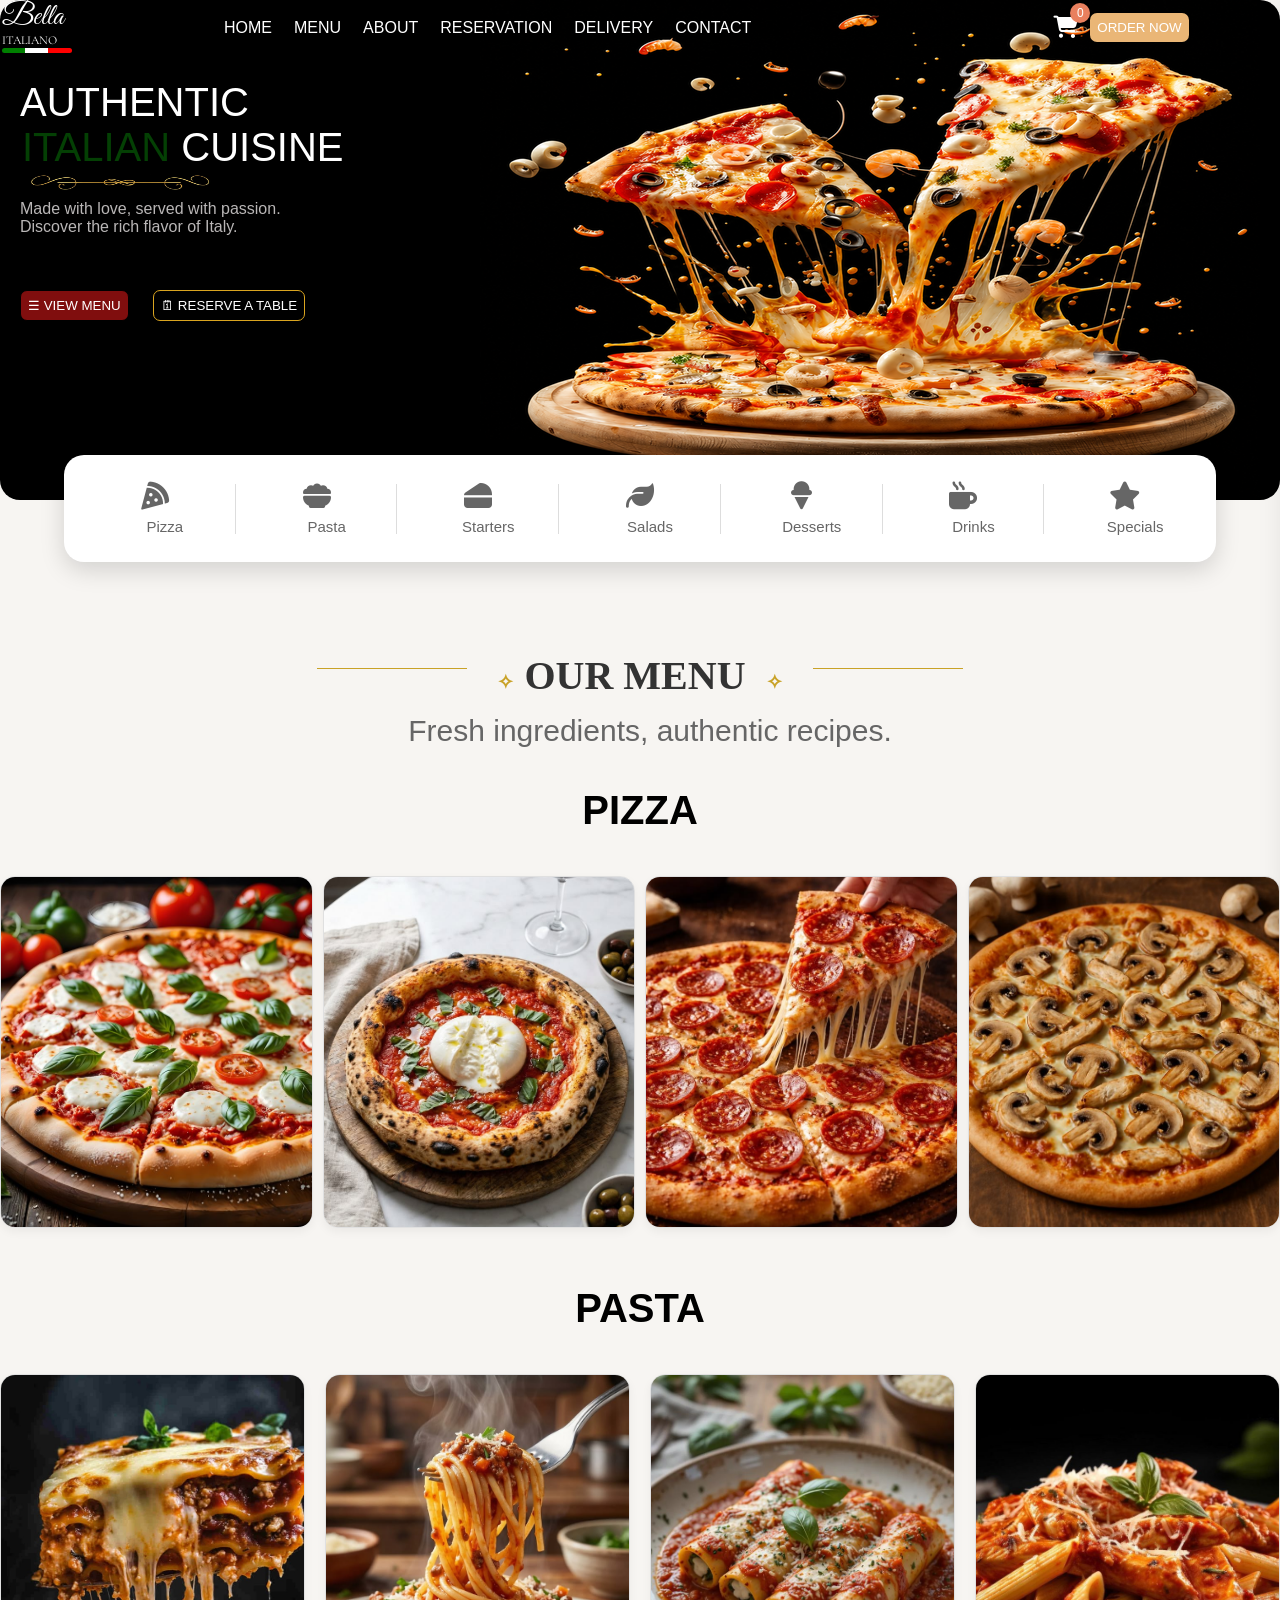
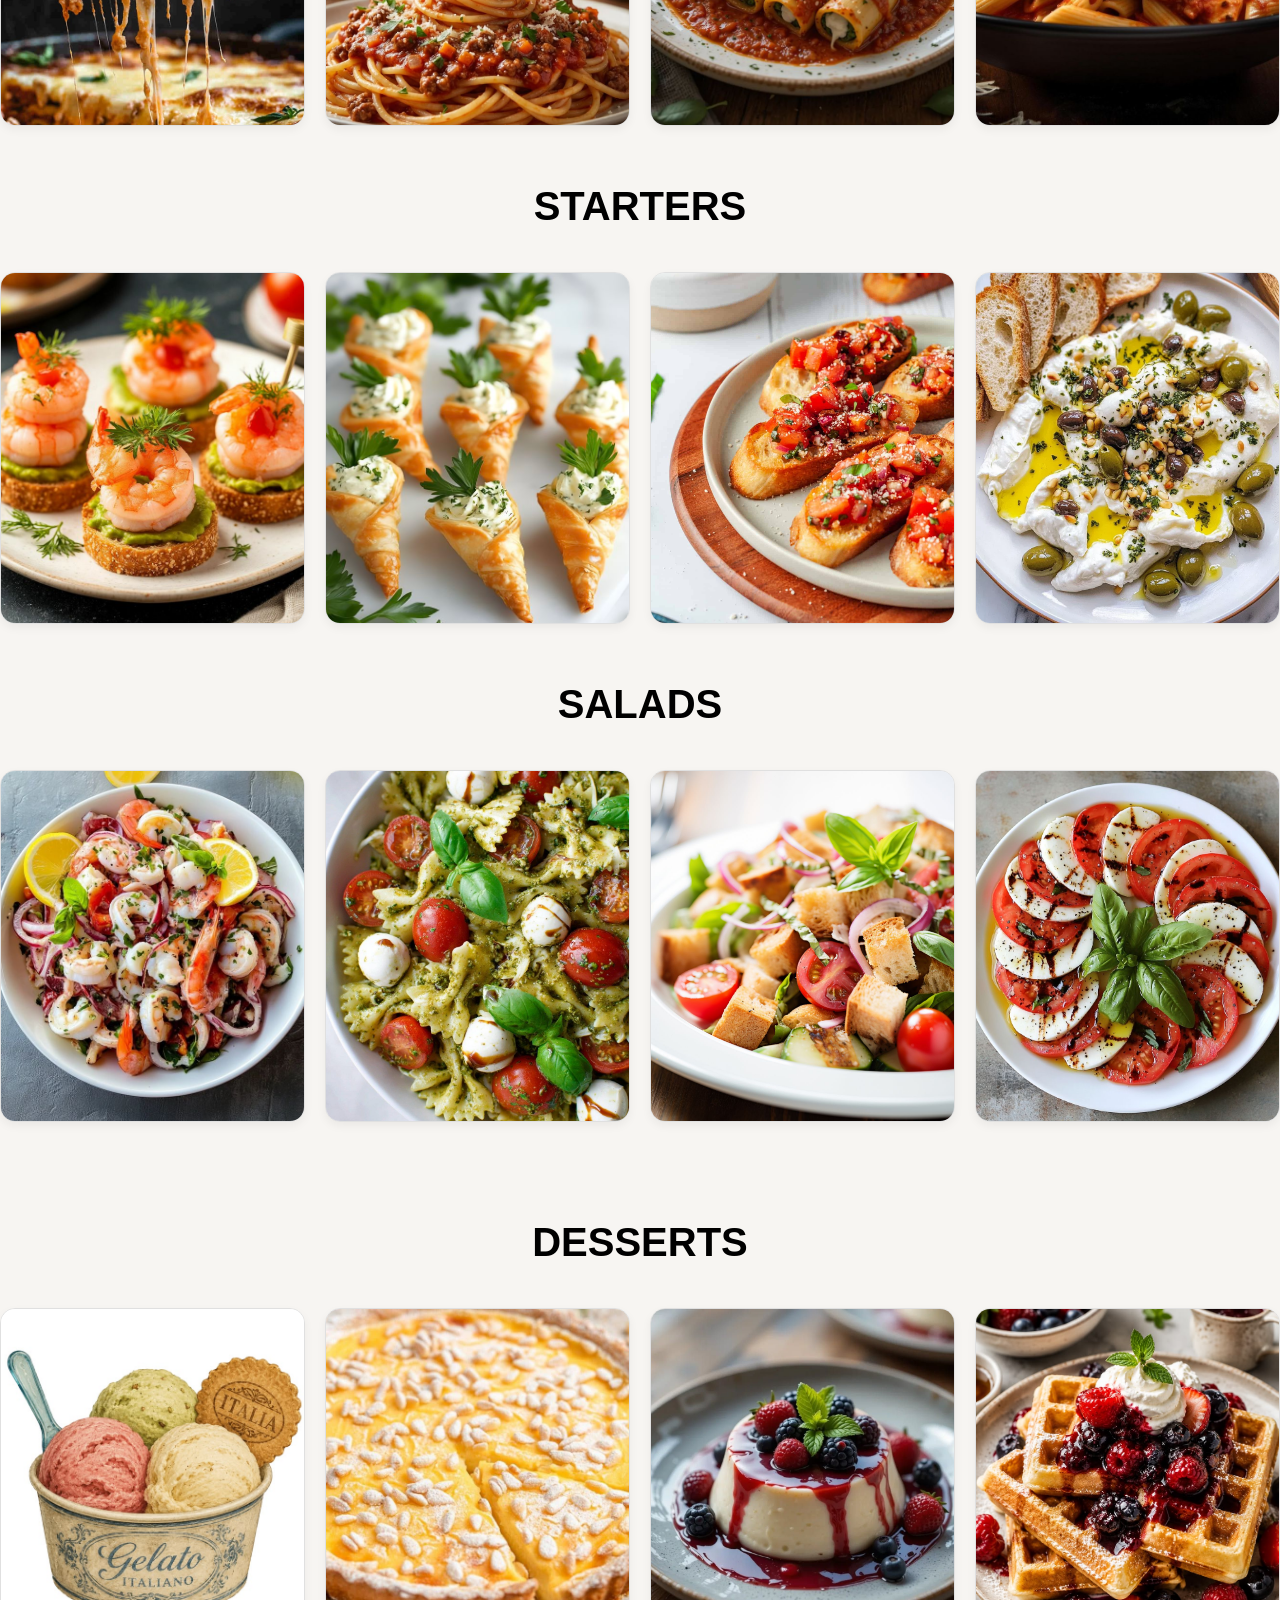
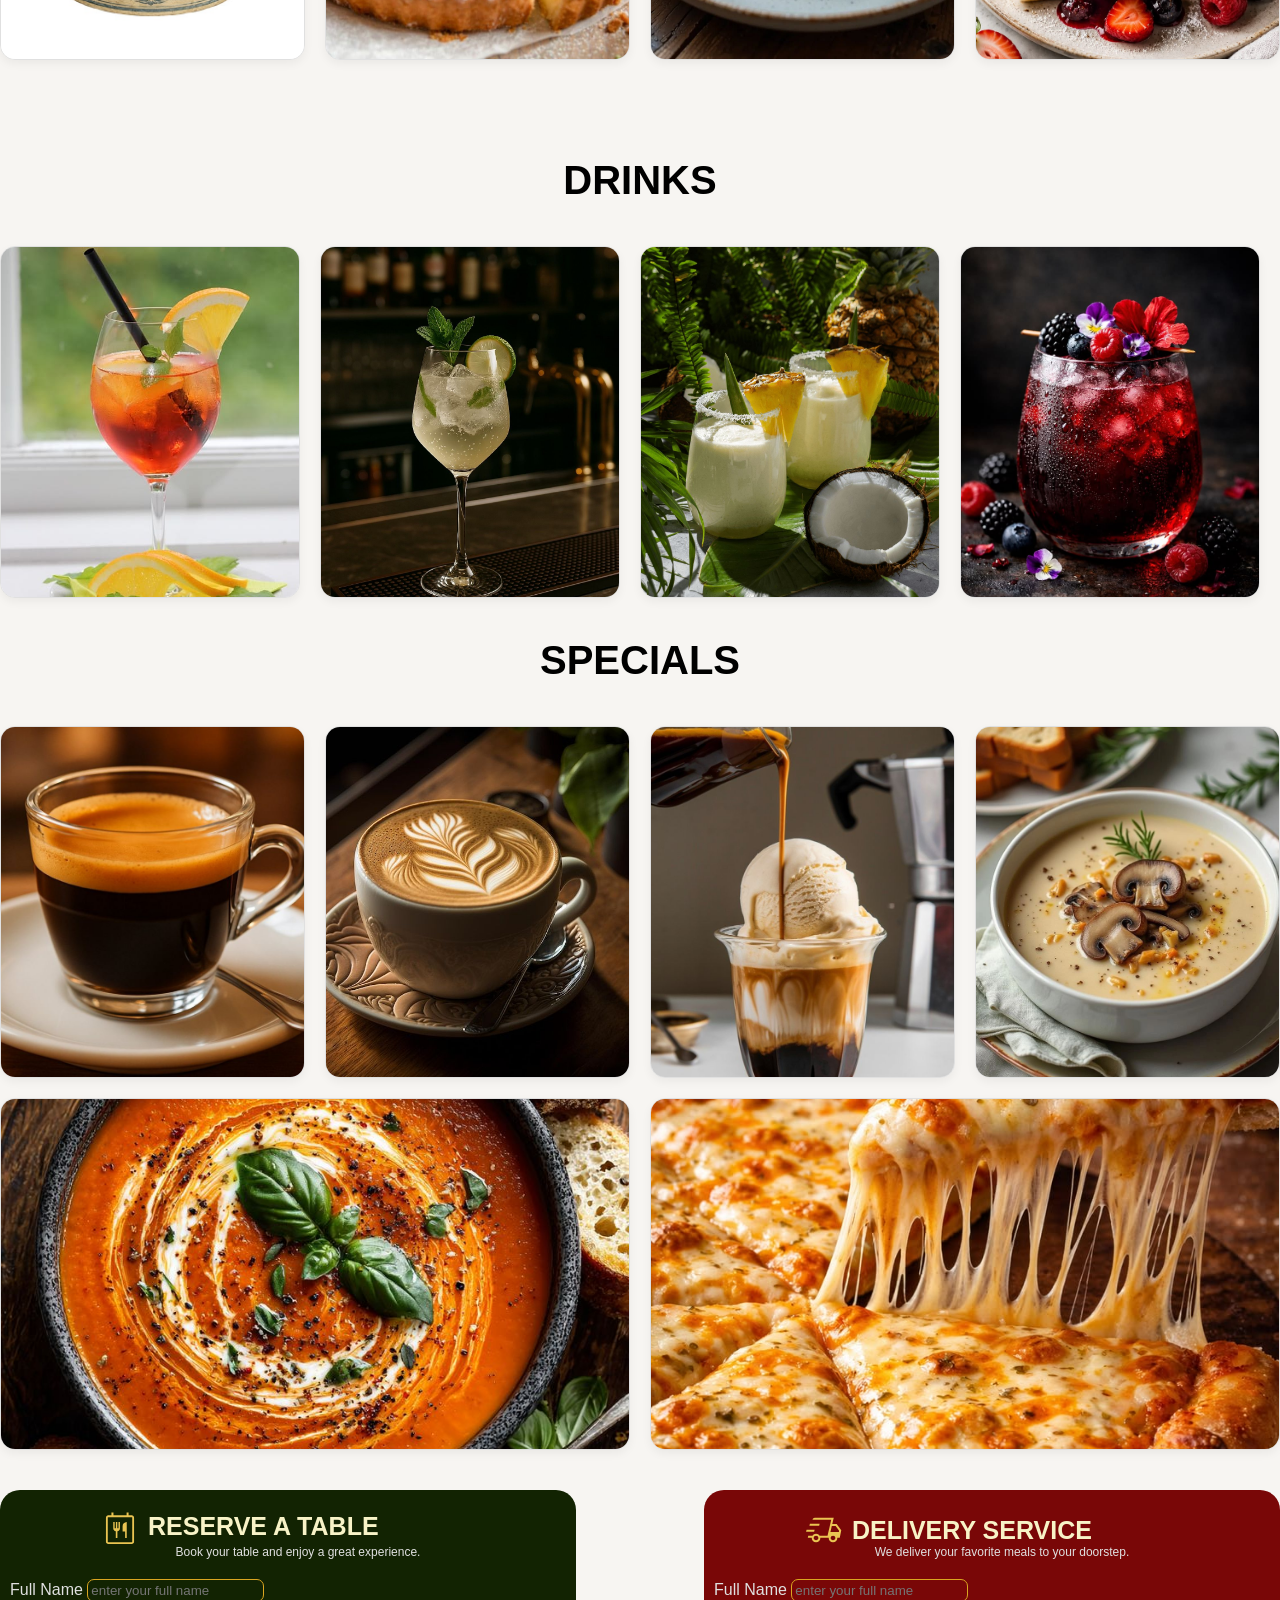
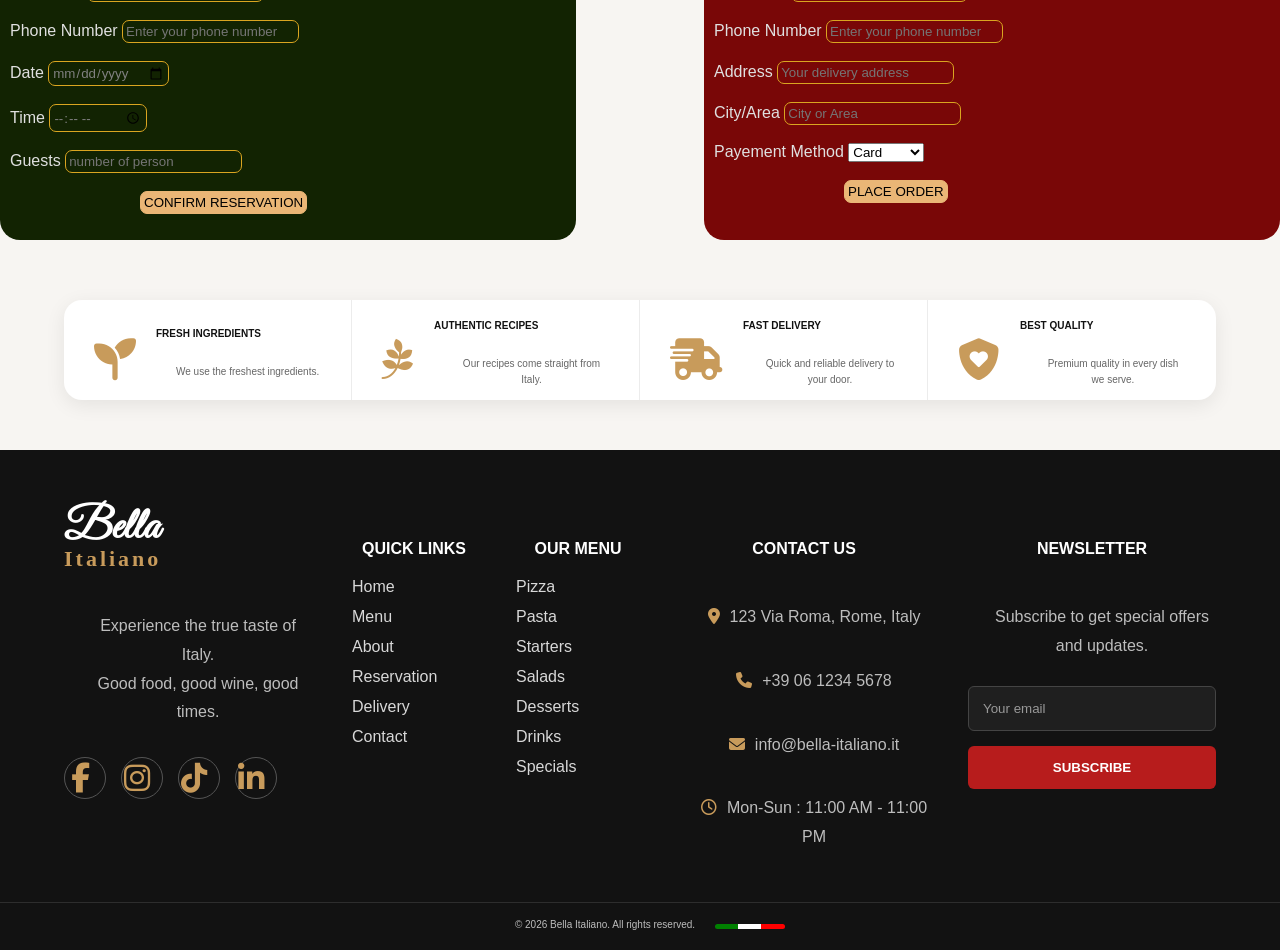
<file: templates/index.html>
<!DOCTYPE html>
<html lang="en">
<head>
    <meta charset="UTF-8">
    <meta name="viewport" content="width=device-width, initial-scale=1.0">
    <title>Document</title>
    <link rel="stylesheet" href="..\styles\style.css">
    <script src="../script/java.js"></script>
<link rel="stylesheet" href="https://fonts.googleapis.com/css2?family=Material+Symbols+Outlined:opsz,wght,FILL,GRAD@24,400,0,0&icon_names=home" />
<link rel="preconnect" href="https://fonts.googleapis.com">
<link rel="preconnect" href="https://fonts.gstatic.com" crossorigin>
<link href="https://fonts.googleapis.com/css2?family=Great+Vibes&family=Lavishly+Yours&family=Lobster+Two:ital,wght@0,400;0,700;1,400;1,700&family=Puritan:ital,wght@0,400;0,700;1,400;1,700&display=swap" rel="stylesheet">
<link rel="preconnect" href="https://fonts.googleapis.com">
<link rel="preconnect" href="https://fonts.gstatic.com" crossorigin>
<link href="https://fonts.googleapis.com/css2?family=Cormorant+Garamond:ital,wght@0,300..700;1,300..700&family=Great+Vibes&family=Lavishly+Yours&family=Lobster+Two:ital,wght@0,400;0,700;1,400;1,700&family=Puritan:ital,wght@0,400;0,700;1,400;1,700&display=swap" rel="stylesheet">
<link rel="stylesheet"
href="https://cdnjs.cloudflare.com/ajax/libs/font-awesome/6.6.0/css/all.min.css">
<link rel="stylesheet"
href="https://cdnjs.cloudflare.com/ajax/libs/font-awesome/6.6.0/css/all.min.css">
</head>
<body>
    <header>
        <nav>
            <table>
                 <tr>
                    <td rowspan="2">
                        <div class="brand">
                               <span class="logo">Bella</span>
                               <span id="a1">ITALIANO</span>
                               <div class="italy"></div>
                        </div>
                    </td>
                    <td><a id="z1" href="#">HOME</a></td>
                    <td><a class="e1" href="#OUR-MENU">MENU</a></td>
                    <td><a class="e1" href="about.html">ABOUT</a></td>
                    <td><a class="e1" href="#n6">RESERVATION</a></td>
                    <td><a class="e1" href="#n7">DELIVERY</a></td>
                    <td><a class="e1" href="contact.html">CONTACT</a></td>
                    <td><button class="icon-btn cart-icon"  onclick="showCart()" >
                    <i class="fa-solid fa-cart-shopping"></i>
                    <span id="cart-count">0</span>
                    </button></td>
                    <td><button id="b1"> <a href="#OUR-MENU">ORDER NOW</a></button></td>
                </tr>
            </table>
            <p>AUTHENTIC <br><span id="r1">ITALIAN</span> CUISINE</p> 
            <img id="u1" src="../images/trait.jpg" alt=""> <br>
            <span id="t1">Made with love, served with passion.</span> <br>
            <span id="t1">Discover the rich flavor of Italy.</span> <br>  <br> <br><br>
            <button id="y1"><a href="#OUR-MENU"> &#9776 VIEW MENU</a></button>
            <button id="i1"><a href="#n6">&#x1F5D3 RESERVE A TABLE</a> </button>  
        </nav>
    </header>
    <main>
        <section class="categories">

    <a href="#pizza" class="item active">
        <i class="fa-solid fa-pizza-slice"></i>
        <p>Pizza</p>
    </a>

    <a href="#pasta" class="item">
        <i class="fa-solid fa-bowl-food"></i>
        <p>Pasta</p>
    </a>

    <a href="#starters" class="item">
        <i class="fa-solid fa-cheese"></i>
        <p>Starters</p>
    </a>

    <a href="#salads" class="item">
        <i class="fa-solid fa-leaf"></i>
        <p>Salads</p>
    </a>

    <a href="#desserts" class="item">
        <i class="fa-solid fa-ice-cream"></i>
        <p>Desserts</p>
    </a>

    <a href="#drinks" class="item">
        <i class="fa-solid fa-mug-hot"></i>
        <p>Drinks</p>
    </a>

    <a href="#specials" class="item">
        <i class="fa-solid fa-star"></i>
        <p>Specials</p>
    </a>

</section>
    <section class="title">
    <div class="line"></div>
    <h2> <span id="OUR-MENU">✧</span>OUR MENU <span>✧</span></h2>
    <div class="line"></div>
</section>
<p class="subtitle">Fresh ingredients, authentic recipes.</p>
<section class="menu" id="pizza">
    <h2>PIZZA</h2> <br>
<div class="cards">
    <div class="n1">
    <img class="x1" src="../images/margherita.jpg" alt="">
    <div class="content">
        <p>Margherita</p>
        <span id="m1">Tomato sauce, Mozzarella, Fresh basil, Olive oil.</span> <br>
        <span class="price">12.50$</span><br>
<button
                        class="add-cart"
                        onclick="addToCart('margherita', 12.50)">
                        <i class="fa-solid fa-cart-shopping"></i>
                    </button>
    </div> </div>
    <div class="n1">
    <img class="x1" src="../images/napolitano.jpg" alt="">
    <div class="content">
        <p>Napolitano</p>
        <span id="m1">Tomato sauce, Mozzarella, Fresh basil, Olive oil.</span> <br>
        <span class="price">15.50$</span> <br>
<button
                        class="add-cart"
                        onclick="addToCart('napolitano', 15.50)">
                        <i class="fa-solid fa-cart-shopping"></i>
                    </button>
    </div>
    </div>
    <div class="n1">
    <img class="x1" src="../images/pepperoni.jpg" alt="">
    <div class="content">
        <p>Pepperoni</p>
        <span id="m1">Tomato sauce, Mozzarella, Pepperoni, Olive oil.</span> <br>
        <span class="price">17.50$</span> <br>
<button
                        class="add-cart"
                        onclick="addToCart('pepperoni', 17.50)">
                        <i class="fa-solid fa-cart-shopping"></i>
                    </button>
    </div>
    </div>
    <div class="n1">
    <img class="x1" src="../images/funghi.jpg" alt="">
    <div class="content">
        <p>Funghi</p>
        <span id="m1">Tomato sauce, Mozzarella, Mushroom.</span> <br>
        <span class="price">16.55$</span> <br>
<button
                        class="add-cart"
                        onclick="addToCart('funghi', 16.55)">
                        <i class="fa-solid fa-cart-shopping"></i>
                    </button>
    </div>
    </div>
</div>
    <br>
    </section>
    <section class="menu" id="pasta">
    <h2>PASTA</h2> <br>
    <div class="container">
    <div class="n1">
        <img class="x1" src="../images/lasagna.jpg" alt="">
        <div class="content">
        <p>Lasagna</p>
        <span id="m1">Ground beef, Tomato sauce, Béchamel sauce, Mozzarella cheese, Parmesan cheese.</span> <br>
        <span class="price">14.00$</span> <br>
<button
                        class="add-cart"
                        onclick="addToCart('lasagna', 14.00)">
                        <i class="fa-solid fa-cart-shopping"></i>
                    </button>
    </div>
    </div>
        <div class="n1">
        <img class="x1" src="../images/spaghetti.jpg" alt="">
        <div class="content">
        <p>Spaghetti</p>
        <span id="m1">Spaghetti pasta, Tomato sauce, Olive oil, Parmesan cheese, Fresh basil.</span> <br>
        <span class="price">10.58$</span> <br>
<button
                        class="add-cart"
                        onclick="addToCart('spaghetti', 10.58)">
                        <i class="fa-solid fa-cart-shopping"></i>
                    </button>
    </div>
    </div>
        <div class="n1">
        <img class="x1" src="../images/cannelloni.jpg" alt="">
        <div class="content">
        <p>Cannelloni</p>
        <span id="m1">Cannelloni pasta, Tomato sauce, Olive oil, Parmesan cheese, Fresh basil.</span> <br>
        <span class="price">14.80$</span> <br>
<button
                        class="add-cart"
                        onclick="addToCart('cannelloni', 14.80)">
                        <i class="fa-solid fa-cart-shopping"></i>
                    </button>
    </div>
    </div>
    <div class="n1">
        <img class="x1" src="../images/pasta.jpg" alt="">
        <div class="content">
        <p>Pasta</p>
        <span id="m1">Pasta, Cream sauce, Grilled chicken, Mushrooms, Parmesan cheese, Parsley.</span> <br>
        <span class="price">12.50$</span> <br>

<button
                        class="add-cart"
                        onclick="addToCart('pasta', 12.50)">
                        <i class="fa-solid fa-cart-shopping"></i>
                    </button>
    </div>
    </div>
    </div>
    <br>
     </section>
    <section class="menu" id="starters">
    <h2>STARTERS</h2> <br>
    <div class="container">
    <div class="n1">
    <img class="x1" src="../images/crevette.jpg" alt="">

    <div class="content">
        <p>Shrimp Crostini</p>
        <span id="m1">shrimp, Avocado, toast; Parsley.</span> <br><br>
        <span class="price">19.99$</span> <br>
<button
                        class="add-cart"
                        onclick="addToCart('shrimp crostini', 19.99)">
                        <i class="fa-solid fa-cart-shopping"></i>
                    </button>
    </div>
    </div>
    <div class="n1">
    <img class="x1" src="../images/cornetti.jpg" alt="">
    <div class="content">
        <p>Cornetti</p>
        <span id="m1">Cream cheeze, Parsley</span> <br><br>
        <span class="price">12.50$</span> <br>
<button
                        class="add-cart"
                        onclick="addToCart('cornetti', 12.50)">
                        <i class="fa-solid fa-cart-shopping"></i>
                    </button>
    </div>
    </div>
    <div class="n1">
    <img class="x1" src="../images/bruschetta.jpg" alt="">
    <div class="content">
        <p>Bruschetta</p>
        <span id="m1">Toast, cherry tomatoes, parmesan cheeze, Parsley.</span> <br>
        <span class="price">12.50$</span> <br>
<button
                        class="add-cart"
                        onclick="addToCart('bruschetta', 12.50)">
                        <i class="fa-solid fa-cart-shopping"></i>
                    </button>
    </div>
    </div>
    <div class="n1">
        <img class="x1" src="../images/ricotta.jpg" alt="">
    <div class="content">
        <p>Ricotta</p>
        <span id="m1">Ricotta cheeze, olive, olive oil,Toast. </span> <br>
        <span class="price">12.50$</span> <br>
<button
                        class="add-cart"
                        onclick="addToCart('ricotta', 12.50)">
                        <i class="fa-solid fa-cart-shopping"></i>
                    </button>
    </div>
    </div>
    </div>
    <br>
    </section>
    <section class="menu" id="salads">
    <h2>SALADS</h2> <br>
    <div class="container">
    <div class="n1">
        <img class="x1" src="../images/Insalata di Mare.jpg" alt="">
        <div class="content">
        <p>Insalata di Mare</p>
        <span id="m1">Shrimp, Calamari, Mussels, Octopus, Cherry tomatoes, Mixed greens, Extra virgin olive oil, Fresh parsley.</span> <br>
        <span class="price">16.50$</span> <br>
<button
                        class="add-cart"
                        onclick="addToCart('insalata di mare', 16.50)">
                        <i class="fa-solid fa-cart-shopping"></i>
                    </button>
    </div>
    </div>
    <div class="n1">
        <img class="x1" src="../images/pasta insalata.jpg" alt="">
        <div class="content">
        <p>Pasta Insalata</p>
        <span id="m1">Pasta, Cherry tomatoes, Cucumber, Black olives, Mozzarella, Red onion, Fresh basil.</span> <br>
        <span class="price">10.50$</span> <br>
<button
                        class="add-cart"
                        onclick="addToCart('pasta insalata', 10.50)">
                        <i class="fa-solid fa-cart-shopping"></i>
                    </button>
    </div>
    </div>
    <div class="n1">
        <img class="x1" src="../images/Panzanella.jpg" alt="">
        <div class="content">
        <p>Panzanella</p>
        <span id="m1">Stale bread, Fresh tomatoes, Cucumber, Red onion, Fresh basil.</span> <br>
        <span class="price">13.59$</span> <br>
<button
                        class="add-cart"
                        onclick="addToCart('panzanella', 13.59)">
                        <i class="fa-solid fa-cart-shopping"></i>
                    </button>
    </div>
    </div>
    <div class="n1">
        <img class="x1" src="../images/Caprese Salad.jpg" alt="">
        <div class="content">
        <p>Caprese salad</p>
        <span id="m1">Fresh mozzarella, Ripe tomatoes, Fresh basil leaves, Extra virgin olive oil.</span> <br>
        <span class="price">21.50$</span> <br>
<button
                        class="add-cart"
                        onclick="addToCart('carpese salad', 21.50)">
                        <i class="fa-solid fa-cart-shopping"></i>
                    </button>
        </div>
    </div>
</section>
    <br>
    </section>
    <section class="menu" id="desserts">
    <h2>DESSERTS</h2> <br>
    <div class="container">
    <div class="n1">
        <img class="x1" src="../images/gelato.jpg" alt="">
        <div class="content">
        <p>Gelato</p>
        <span id="m1"> Strawberry, blue berry, lemon, Mango.</span> <br><br>
        <span class="price">7.50$</span> <br>
<button
                        class="add-cart"
                        onclick="addToCart('gelato', 7.50)">
                        <i class="fa-solid fa-cart-shopping"></i>
                    </button>
        </div>
    </div>
        <div class="n1">
        <img class="x1" src="../images/Torta della Nonna.jpg" alt="">
        <div class="content">
        <p>Torta della Nonna</p>
        <span id="m1">Shortcrust pastry, pastry cream, Pine nuts, Powdered sugar.</span> <br><br>
        <span class="price">6.50$</span> <br>
<button
                        class="add-cart"
                        onclick="addToCart('torta della nonna', 6.50)">
                        <i class="fa-solid fa-cart-shopping"></i>
                    </button>
        </div>
    </div>
        <div class="n1">
        <img class="x1" src="../images/panna cotta.jpg" alt="">
        <div class="content">
        <p>Panna Cotta</p>
        <span id="m1">Heavy cream, Sugar, Gelatin, Vanilla, Fresh berries.</span> <br><br>
        <span class="price">9.50$</span> <br>
<button
                        class="add-cart"
                        onclick="addToCart('panna cotta', 9.50)">
                        <i class="fa-solid fa-cart-shopping"></i>
                    </button>
        </div>
    </div>
        <div class="n1">
        <img class="x1" src="../images/waffles.jpg" alt="">
        <div class="content">
        <p>Waffles</p>
        <span id="m1">Chocolate sauce, Fresh fruits, Whipped cream, Powdered sugar, Ice cream.</span> <br>
        <span class="price">6.50$</span> <br>
<button
                        class="add-cart"
                        onclick="addToCart('waffles', 6.50)">
                        <i class="fa-solid fa-cart-shopping"></i>
                    </button>
        </div>
    </div>
</section>
    <br>
    </section>
    <section class="menu" id="drinks">
    <h2>DRINKS</h2> <br>
    <div class="container">
    <div class="n1">
        <img class="x1" src="../images/la dolce vita.jpg" alt="">
        <div class="content">
        <p>La Dolce Vita</p>
        <span id="m1">Fresh orange juice, Lemon juice, Strawberry syrup, Sparkling water, Fresh mint leaves, Ice cubes.</span> <br>
        <span class="price">4.50$</span> <br>

     <button
                        class="add-cart"
                        onclick="addToCart('la dolce vita', 4.50)">
                        <i class="fa-solid fa-cart-shopping"></i>
                    </button>   </div>
    </div>
    <div class="n1">
        <img class="x1" src="../images/limonata.jpg" alt="">
        <div class="content">
        <p>Limonata</p>
        <span id="m1">Lemon juice, Sparklin water, sugar, Ice cubes.</span> <br><br><br>
        <span class="price">5.50$</span> <br>
<button
                        class="add-cart"
                        onclick="addToCart('limonata', 5.50)">
                        <i class="fa-solid fa-cart-shopping"></i>
                    </button>
        </div>
    </div>
    <div class="n1">
        <img class="x1" src="../images/pena colada.jpg" alt="">
        <div class="content">
        <p>Pena Colada</p>
        <span id="m1">Pineapple juice, Coconut cream, coconut milk, Ice cubes, Fresh pineapple slice, Coconut flakes. </span> <br><br>
        <span class="price">7.50$</span> <br>
<button
                        class="add-cart"
                        onclick="addToCart('pena colada', 7.50)">
                        <i class="fa-solid fa-cart-shopping"></i>
                    </button>
        </div>
    </div>
    <div class="n1">
        <img class="x1" src="../images/blue berry.jpg" alt="">
        <div class="content">
        <p>Blue Berry</p>
        <span id="m1">Blue berry, Sparkling water, Ice cubes. </span> <br><br><br>
        <span class="price">7.50$</span> <br>
<button
                        class="add-cart"
                        onclick="addToCart('blue berry', 7.50)">
                        <i class="fa-solid fa-cart-shopping"></i>
                    </button>
        </div>
    </div>
    <br>
    </section>
    <section class="menu" id="specials">
    <h2>SPECIALS</h2> <br>
    <div class="container">
    <div class="n1">
        <img class="x1" src="../images/espresso.jpg" alt="">
        <div class="content">
        <p>Espresso</p>
        <span id="m1">Finely ground coffee beans, Hot water.</span> <br>
        <span class="price">4.00$</span> <br>
<button
                        class="add-cart"
                        onclick="addToCart('espresso', 4.00)">
                        <i class="fa-solid fa-cart-shopping"></i>
                    </button>
        </div>
    </div>
    <div class="n1">
        <img class="x1" src="../images/capuccino.jpg" alt="">
        <div class="content">
        <p>Capuccino</p>
        <span id="m1">Espresso, Steamed milk, Milk foam, Cocoa powder.</span> <br>
        <span class="price">6.50$</span> <br>
<button
                        class="add-cart"
                        onclick="addToCart('capuccino', 6.50)">
                        <i class="fa-solid fa-cart-shopping"></i>
                    </button>
        </div>
    </div>
    <div class="n1">
        <img class="x1" src="../images/affogato bliss.jpg" alt="">
        <div class="content">
        <p>Affogato Bliss</p>
        <span id="m1">Vanilla ice cream, Freshly brewed espresso, Chocolate shavings, Whipped cream, Caramel sauce.</span><br>
        <span class="price">12.00$</span> <br>
<button
                        class="add-cart"
                        onclick="addToCart('affogato bliss', 12.00)">
                        <i class="fa-solid fa-cart-shopping"></i>
                    </button>
        </div>
    </div>
    <div class="n1">
        <img class="x1" src="../images/funghi zuppa.jpg" alt=""> 
        <div class="content">
        <p>Zuppa di Funghi</p>
        <span id="m1">Fresh mushrooms, Onion, Chicken broth, Heavy cream, Fresh herbs.</span> <br>
        <span class="price">8.99$</span> <br>
  <button
                        class="add-cart"
                        onclick="addToCart('funghi', 8.99)">
                        <i class="fa-solid fa-cart-shopping"></i>
                    </button>
        </div>
    </div>
    <div class="n1">
        <img class="x1" src="../images/zuppa.jpg" alt="">
        <div class="content">
        <p>Zuppa di Pomodoro </p>
        <span id="m1">Fresh tomatoes, Tomato sauce, Onion, Vegetable broth, Fresh basil, Cream.</span> <br>
        <span class="price">8.50$</span> <br>
    <button
                        class="add-cart"
                        onclick="addToCart('zuppa', 8.50)">
                        <i class="fa-solid fa-cart-shopping"></i>
                    </button>
        </div>
    </div>
    <div class="n1">
        <img class="x1" src="../images/quatro fofrmaggi.jpg" alt="">
        <div class="content">
        <p>Quatro Formaggi</p>
        <span id="m1">Tomato sauce, Mozzarella, Gorgonzola, Parmesan, Fontina. </span> <br>
        <span class="price">10.50$</span> <br>
        <button
                        class="add-cart"
                        onclick="addToCart('quatro Formaggi', 10.50)">
                        <i class="fa-solid fa-cart-shopping"></i>
                    </button>
        </div>
        </div>
    </div>
    </section>
    </section> 
    <div class="cart-panel" id="cart-panel">
        <div class="cart-header">
            <h2>Your Basket</h2>

            <button onclick="closeCart()">
                <i class="fa-solid fa-xmark"></i>
            </button>
        </div>
        <div id="cart-items">
            <p class="empty-cart">Your basket is empty.</p>
        </div>
        <div class="cart-total">
            <h3>
                Total:
                $<span id="total-price">0.00</span>
            </h3>
        </div>
    </div>
    <div class="forms-container">
    <div id="n6">
        <h2><svg xmlns="http://www.w3.org/2000/svg" height="40px" viewBox="0 -960 960 960" width="40px" fill="#EAC452"><path d="M198.83-142.77q-22.6 0-39.33-16.73-16.73-16.73-16.73-39.33v-576.95q0-22.6 16.73-39.33 16.73-16.73 39.42-16.73h75.39v-70.01h48.84v70.01h315.23v-70.01h47.7v70.01h75q22.69 0 39.42 16.73t16.73 39.33v576.95q0 22.6-16.73 39.33-16.73 16.73-39.33 16.73H198.83Zm574.55-56.15v-576.77q0-4.62-3.84-8.46-3.85-3.85-8.46-3.85H198.92q-4.61 0-8.46 3.85-3.84 3.84-3.84 8.46v576.77q0 4.61 3.84 8.46 3.85 3.84 8.46 3.84h562.16q4.61 0 8.46-3.84 3.84-3.85 3.84-8.46Zm-394.43-88.47h38.82v-160.43q25.81-5.4 43.1-24.13 17.28-18.73 17.28-44.63v-156.03h-33.84v149.46h-29.23v-149.46h-33.85v149.46H352v-149.46h-33.85v155.64q0 26.35 17.4 45.05 17.39 18.7 43.4 24.1v160.43Zm224.05 0h38.85v-384.84q-44.97 2.73-72.22 31.69-27.25 28.95-27.25 73.35v120.79H603v159.01Zm-416.38 88.47v12.3V-788-198.92Z"/></svg> 
            <span id="h3">RESERVE A TABLE</span></h2>
        <p id="b8">Book your table and enjoy a great experience.</p>
        <label for="">Full Name</label>
        <input type="text" placeholder="enter your full name"><br><br>
        <label for="">Phone Number</label>
        <input type="tel" placeholder="Enter your phone number"><br><br>
        <label for="">Date</label>
        <input type="date"> <br><br>
        <label for="">Time</label>
        <input type="time"><br><br>
        <label for="">Guests</label>
        <input type="number" placeholder="number of person"> <br><br>
        <button id="f5"> CONFIRM RESERVATION</button>
    </div>
    <div id="n7">
        <h2><svg xmlns="http://www.w3.org/2000/svg" height="40px" viewBox="0 -960 960 960" width="40px" fill="#EAC452"><path d="M212.87-217.27q-30.12-32.53-27.15-77.88H91.49l10.36-47.89H202.5q12.59-22.43 35.49-36.01 22.91-13.58 50.82-13.58t50.75 13.58q22.84 13.58 36.09 36.01h189.23l88.89-384.33H206.03l1.7-8.01q3.52-17.56 17.04-28.72t31.77-11.16h457.33L678.55-624.2h105.08l110.8 147.56-35.94 181.49h-58.36q2.78 45.35-27.72 77.88-30.5 32.53-76.22 32.53-45.73 0-75.77-32.53-30.05-32.53-27.27-77.88H392.63q2.78 45.35-27.72 77.88-30.49 32.53-76.21 32.53-45.71 0-75.83-32.53ZM634.29-432.5H837l5.88-32.38-83.52-111.44h-92.21L634.29-432.5Zm9.78-254.35 9.7-40.52L565-343.04l9.3-40.11 32.37-140.56 37.4-163.14ZM49.76-440.78l11.88-47.89h193.53l-11.89 47.89H49.76Zm80.02-140.55 11.96-47.89h233.45l-11.96 47.89H129.78Zm158.86 348.7q23.78 0 39.94-16.45 16.16-16.45 16.16-39.56 0-23.78-16.18-39.94-16.19-16.16-39.57-16.16-23.37 0-39.87 16.18-16.49 16.19-16.49 39.57 0 23.37 16.45 39.87 16.45 16.49 39.56 16.49Zm407.5 0q23.78 0 39.94-16.45 16.16-16.45 16.16-39.56 0-23.78-16.18-39.94-16.19-16.16-39.57-16.16-23.37 0-39.87 16.18-16.49 16.19-16.49 39.57 0 23.37 16.45 39.87 16.45 16.49 39.56 16.49Z"/></svg> DELIVERY SERVICE</h2>
        <p id="b8">We deliver your favorite meals to your doorstep.</p>
        <label for="">Full Name</label>
        <input type="text" placeholder="enter your full name"><br><br>
        <label for="">Phone Number</label>
        <input type="tel" placeholder="Enter your phone number"><br><br>
        <label for="">Address</label>
        <input type="text" placeholder="Your delivery address" > <br><br>
        <label for="">City/Area</label>
        <input type="text" placeholder="City or Area"><br><br>
        <label for="">Payement Method</label>
        <select name="" id="" aria-placeholder="Select Payement Method">
            <option value="">Card</option>
            <option value="">Cash</option>
            <option value="">Gift Card</option>
        </select> <br> <br>
        <button id="f5">PLACE ORDER</button> <br><br>
    </div>
    </div>
<section class="services">
    <div class="service-box">
        <i class="fa-solid fa-seedling"></i>
        <div>
            <h3>FRESH INGREDIENTS</h3>
            <p>We use the freshest ingredients.</p>
        </div>
    </div>
    <div class="service-box">
        <i class="fa-brands fa-pagelines"></i>
        <div>
            <h3>AUTHENTIC RECIPES</h3>
            <p>Our recipes come straight from Italy.</p>
        </div>
    </div>
    <div class="service-box">
        <i class="fa-solid fa-truck-fast"></i>
        <div>
            <h3>FAST DELIVERY</h3>
            <p>Quick and reliable delivery to your door.</p>
        </div>
    </div>
    <div class="service-box">
        <i class="fa-solid fa-shield-heart"></i>
        <div>
            <h3>BEST QUALITY</h3>
            <p>Premium quality in every dish we serve.</p>
        </div>
    </div>
</section>
<footer class="footer-section">
<div class="footer">
<div class="footer-box logo">
<h1>Bella <span id="j5">Italiano</span></h1>
<p>
Experience the true taste of Italy.
<br>
Good food, good wine, good times.
</p>
<div class="social">
<a href="#"><i class="fab fa-facebook-f"></i></a>
<a href="#"><i class="fab fa-instagram"></i></a>
<a href="#"><i class="fab fa-tiktok"></i></a>
<a href="#"><i class="fab fa-linkedin-in"></i></a>
</div>
</div>
<div class="footer-box">
<h2>QUICK LINKS</h2>
<a href="#">Home</a>
<a href="#OUR-MENU">Menu</a>
<a href="aboutme.html">About</a>
<a href="#n6">Reservation</a>
<a href="#n7">Delivery</a>
<a href="#">Contact</a>
</div>
<div class="footer-box">
<h2>OUR MENU</h2>
<a href="#pizza">Pizza</a>
<a href="#pasta">Pasta</a>
<a href="#starters">Starters</a>
<a href="#salads">Salads</a>
<a href="#desserts">Desserts</a>
<a href="#drinks">Drinks</a>
<a href="#specials">Specials</a>
</div>
<div class="footer-box">
<h2>CONTACT US</h2>
<p><i class="fa-solid fa-location-dot"></i>123 Via Roma, Rome, Italy</p>
<p><i class="fa-solid fa-phone"></i>+39 06 1234 5678</p>
<p><i class="fa-solid fa-envelope"></i>info@bella-italiano.it</p>
<p><i class="fa-regular fa-clock"></i>Mon-Sun : 11:00 AM - 11:00 PM</p>
</div>
<div class="footer-box">
<h2>NEWSLETTER</h2>
<p>Subscribe to get special offers and updates.</p>
<input type="email" placeholder="Your email">
<button>SUBSCRIBE</button>
</div>
</div>
<div class="copyright">
<p>© 2026 Bella Italiano. All rights reserved.</p>
<div class="italy"></div>
</div>
</footer>   
    </main>
    
</body>
</html>
</file>
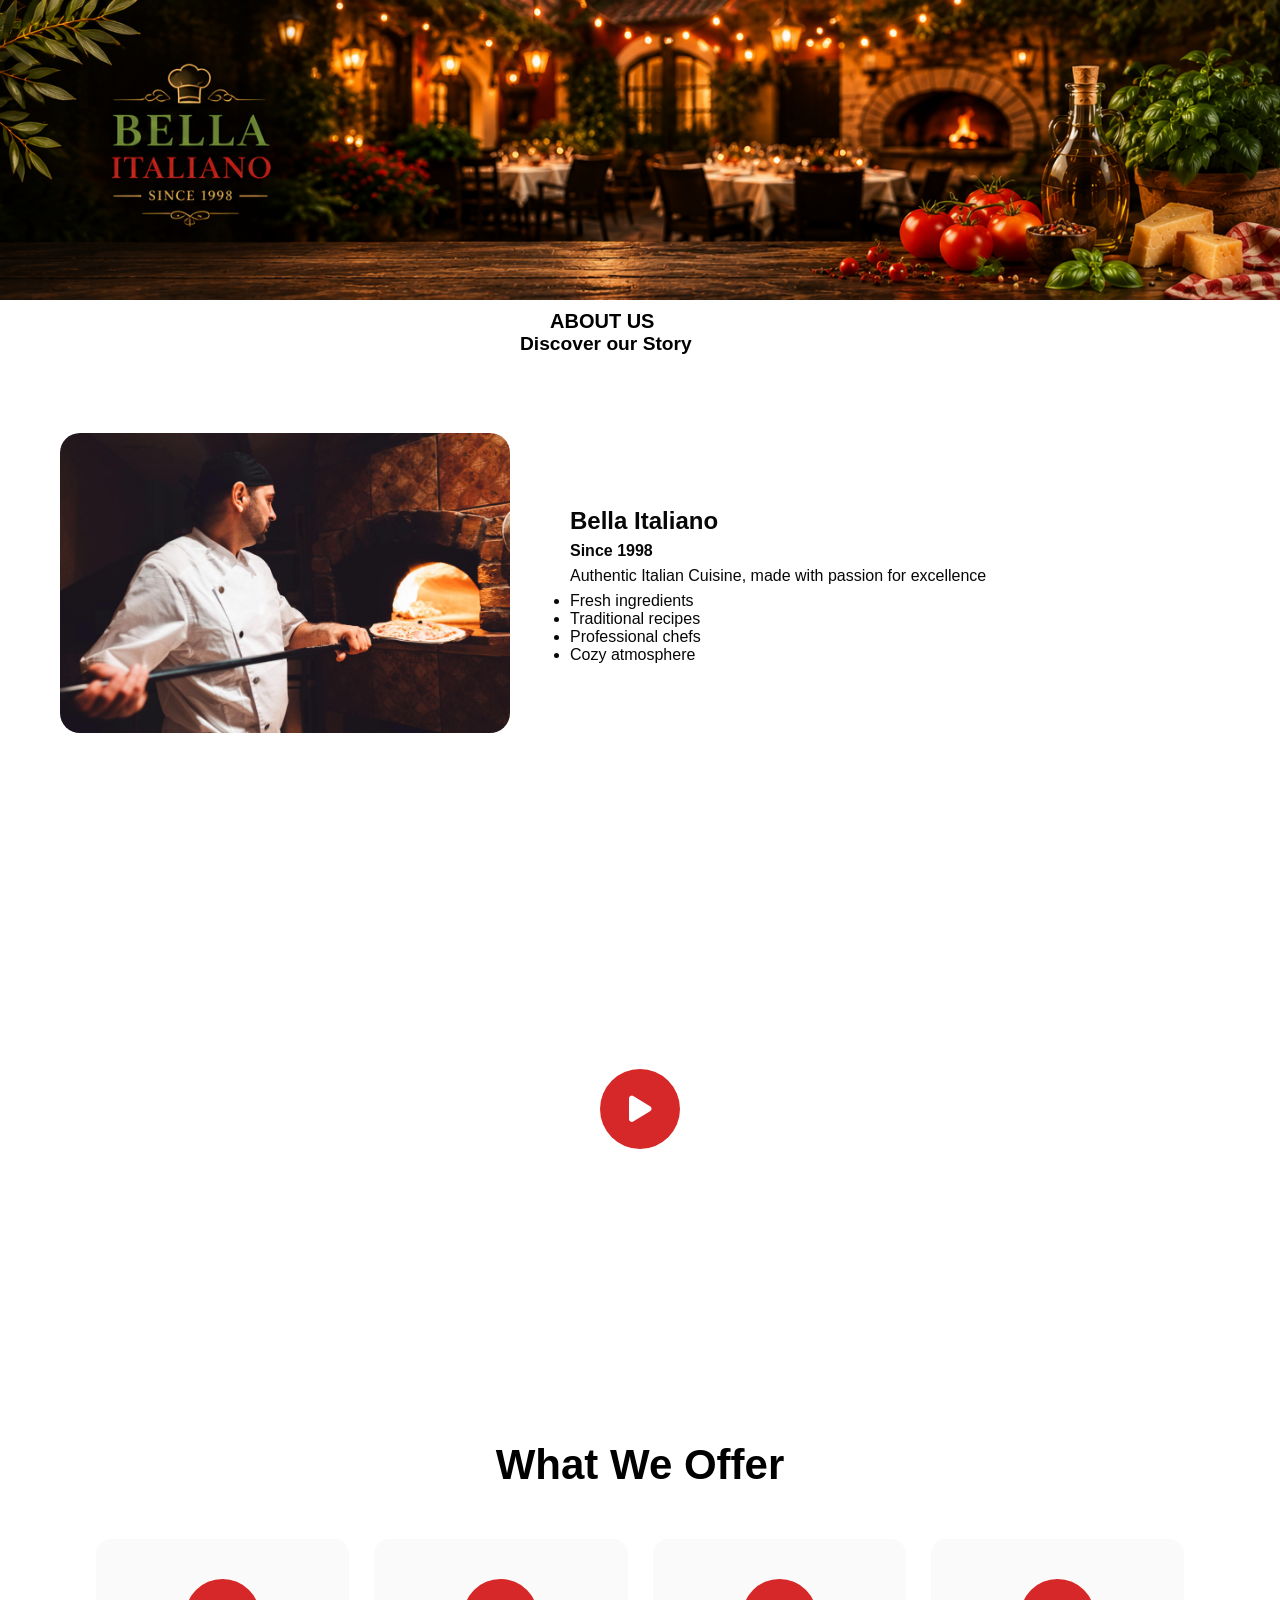
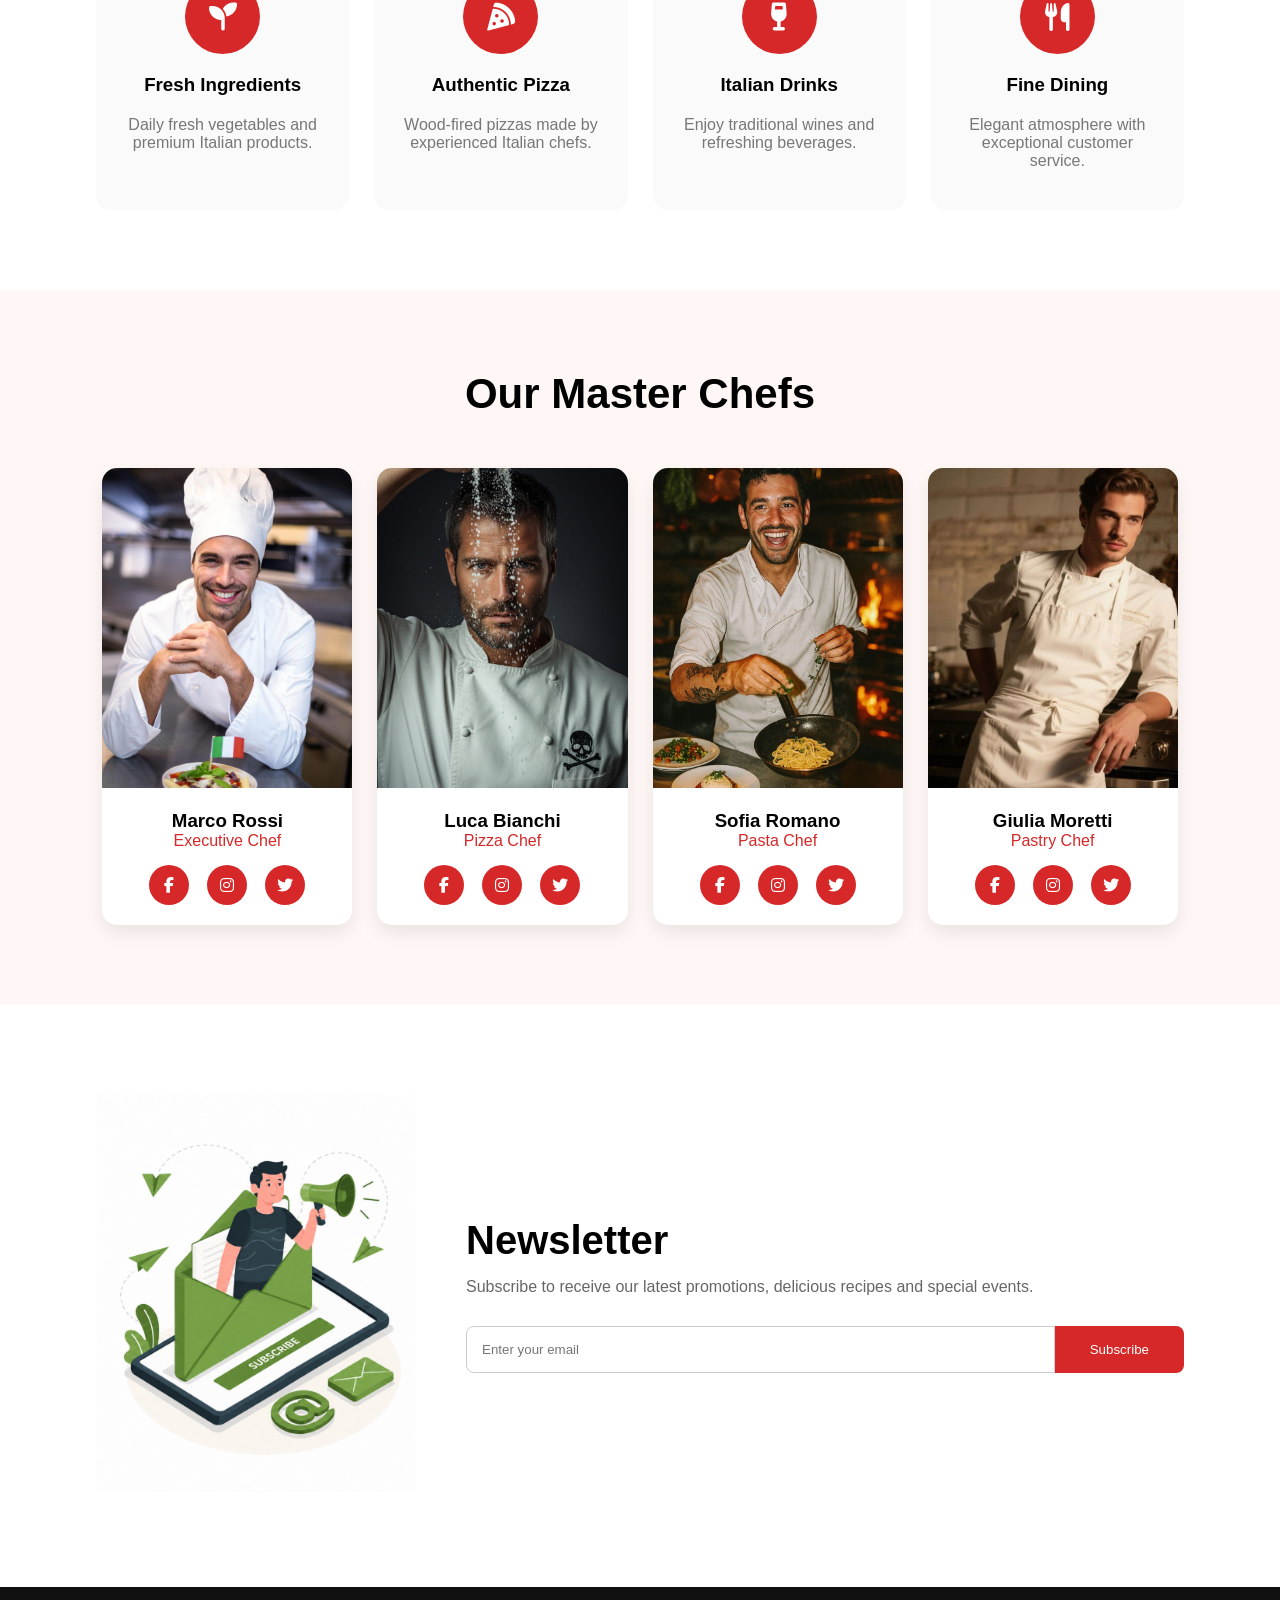
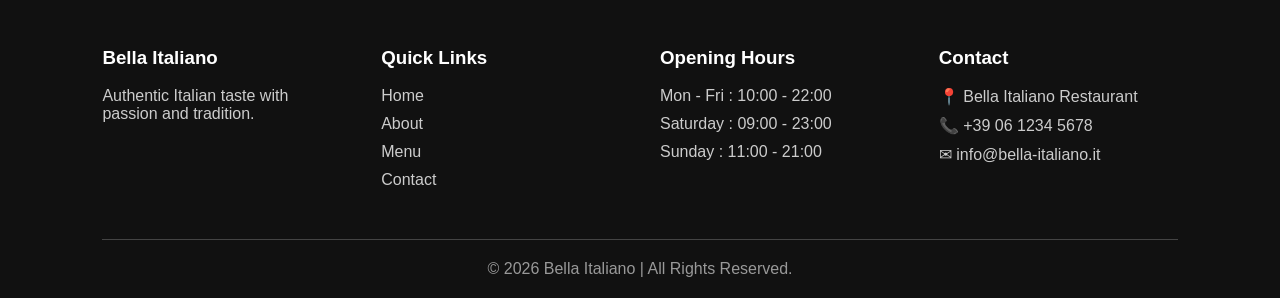
<file: templates/about.html>
<!DOCTYPE html>
<html lang="en">
<head>
    <meta charset="UTF-8">
    <meta name="viewport" content="width=device-width, initial-scale=1.0">
    <link rel="stylesheet" href="style.css">
    <title>About</title>
</head>


<body>
    <header>

    </header>
<nav>
        <h1>ABOUT US </h1>
    <p id="b1">Discover  our  Story</p>
    <br>

</nav>

    <section class="about">
    <div class="about-img">
        <img src="../images/chef.jpg" alt="">
    </div>

    <div class="about-text">
        <h2>Bella Italiano</h2>
        <h4>Since 1998</h4>
        <p >
            Authentic Italian Cuisine, made with passion for excellence <br>
            
        </p>

        <ul>
            <li>Fresh ingredients</li>
            <li>Traditional recipes</li>
            <li>Professional chefs</li>
            <li>Cozy atmosphere</li>
        </ul>
    </div>
</section>
    <!-- Font Awesome -->
    <link rel="stylesheet"
    href="https://cdnjs.cloudflare.com/ajax/libs/font-awesome/6.5.1/css/all.min.css">
<div class="video-box">

    <video id="myVideo">
        <source src="../images/video.mp4" type="video/mp4">
    </video>

    <div class="play" id="playBtn">
        <i class="fa-solid fa-play"></i>
    </div>

</div>
</div>

    </div>
<section class="services">

    <h2>What We Offer</h2>

    <div class="cards">

        <div class="service">

            <i class="fa-solid fa-seedling"></i>

            <h3>Fresh Ingredients</h3>

            <p>
                Daily fresh vegetables and premium Italian products.
            </p>

        </div>

        <div class="service">

            <i class="fa-solid fa-pizza-slice"></i>

            <h3>Authentic Pizza</h3>

            <p>
                Wood-fired pizzas made by experienced Italian chefs.
            </p>

        </div>

        <div class="service">

            <i class="fa-solid fa-wine-glass"></i>

            <h3>Italian Drinks</h3>

            <p>
                Enjoy traditional wines and refreshing beverages.
            </p>

        </div>

        <div class="service">

            <i class="fa-solid fa-utensils"></i>

            <h3>Fine Dining</h3>

            <p>
                Elegant atmosphere with exceptional customer service.
            </p>

        </div>

    </div>

</section>

<!-- ================= CHEFS ================= -->

<section class="chef">

    <h2>Our Master Chefs</h2>

    <div class="chef-container">

        <div class="chef-card">

            <img src="../images/chef1.jpg">

            <h3>Marco Rossi</h3>

            <p>Executive Chef</p>

            <div class="social">

                <i class="fab fa-facebook-f"></i>
                <i class="fab fa-instagram"></i>
                <i class="fab fa-twitter"></i>

            </div>

        </div>

        <div class="chef-card">

            <img src="../images/chef2.jpg">

            <h3>Luca Bianchi</h3>

            <p>Pizza Chef</p>

            <div class="social">

                <i class="fab fa-facebook-f"></i>
                <i class="fab fa-instagram"></i>
                <i class="fab fa-twitter"></i>

            </div>

        </div>

        <div class="chef-card">

            <img src="../images/chef3.jpg">

            <h3>Sofia Romano</h3>

            <p>Pasta Chef</p>

            <div class="social">

                <i class="fab fa-facebook-f"></i>
                <i class="fab fa-instagram"></i>
                <i class="fab fa-twitter"></i>

            </div>

        </div>

        <div class="chef-card">

            <img src="../images/chef4.webp">

            <h3>Giulia Moretti</h3>

            <p>Pastry Chef</p>

            <div class="social">

                <i class="fab fa-facebook-f"></i>
                <i class="fab fa-instagram"></i>
                <i class="fab fa-twitter"></i>

            </div>

        </div>

    </div>

</section>

<!-- ================= NEWSLETTER ================= -->

<section class="newsletter">

    <div class="news-image">

        <img src="../images/newsletter.png">

    </div>

    <div class="news-content">

        <h2>Newsletter</h2>

        <p>

            Subscribe to receive our latest promotions,
            delicious recipes and special events.

        </p>

        <form>

            <input type="email" placeholder="Enter your email">

            <button>Subscribe</button>

        </form>

    </div>

</section>

<!-- ================= FOOTER ================= -->

<footer>

    <div class="footer">

        <div>

            <h3>Bella Italiano</h3>

            <p>
                Authentic Italian taste with passion and tradition.
            </p>

        </div>

        <div>

            <h3>Quick Links</h3>

            <p>Home</p>

            <p>About</p>

            <p>Menu</p>

            <p>Contact</p>

        </div>

        <div>

            <h3>Opening Hours</h3>

            <p>Mon - Fri : 10:00 - 22:00</p>

            <p>Saturday : 09:00 - 23:00</p>

            <p>Sunday : 11:00 - 21:00</p>

        </div>

        <div>

            <h3>Contact</h3>

            <p>📍 Bella Italiano Restaurant</p>

            <p>📞 +39 06 1234 5678</p>

            <p>✉ info@bella-italiano.it</p>

        </div>

    </div>

    <hr>

    <p class="copy">

        © 2026 Bella Italiano | All Rights Reserved.

    </p>

</footer>
<script>
    const video = document.getElementById("myVideo");
const playBtn = document.getElementById("playBtn");

playBtn.onclick = function () {

    if(video.paused){
        video.play();
        playBtn.style.display = "none";
    }

};

video.onpause = function(){
    playBtn.style.display = "flex";
};

video.onended = function(){
    playBtn.style.display = "flex";
};

</script>
</body>
</html>
   

</body>
</html>
</file>
<file: templates/style.css>
main{
    width: 100%;
}
header{
    width: 100%;
    height:300px;
    background-image:url(../images/header\ reservation.png);
    background-size: cover;
    background-position: center;
    background-repeat: no-repeat;
}
h1{
    align-items: center;
    padding-left: 550px;
    font-size: 20px;
    margin-top: 10px;
}
#b1{

    margin-left: 520px;
    font-weight: bolder;
    font-size: larger;
}
.about{
    display: flex;
    align-items: center;
    gap: 60px;          
    padding: 60px;
}

.about-img img{
    width: 450px;
    border-radius: 20px;
}

.about-text{
    width: 50%;
    color: rgb(7, 7, 7);
}
.about-text h2{
    margin-bottom: 7px;
}
.about-text h4{
    margin-bottom: 7px;
}
.about-text p{
    margin-bottom: 7px;
}
/* =========================
   GOOGLE FONT
========================= */

@import url('https://fonts.googleapis.com/css2?family=Poppins:wght@300;400;500;600;700&display=swap');

*{
    margin:0;
    padding:0;
    box-sizing:border-box;
    font-family:'Poppins',sans-serif;
}

html{
    scroll-behavior:smooth;
}
.video-box{
    position: relative;
    margin-top: 60px;
}

.video-box video{
    width:300px;
    height:500px;
    object-fit:cover;
    border-radius:15px;
    align-items: center;
    margin-left: 490px;
}

.play{
    position:absolute;
    top:50%;
    left:50%;
    transform:translate(-50%,-50%);
    width:80px;
    height:80px;
    background:#d62828;
    border-radius:50%;
    display:flex;
    justify-content:center;
    align-items:center;
    color:white;
    font-size:30px;
    cursor:pointer;
    transition:.3s;
}

.play:hover{
    transform:translate(-50%,-50%) scale(1.1);
}
/* =========================
      SERVICES
========================= */

.services{
    width:85%;
    margin:80px auto;
}

.services h2{
    text-align:center;
    font-size:42px;
    margin-bottom:50px;
}

.cards{
    display:grid;
    grid-template-columns:repeat(auto-fit,minmax(220px,1fr));
    gap:25px;
}

.service{
    background:#fafafa;
    padding:40px 25px;
    border-radius:15px;
    text-align:center;
    transition:.4s;
}

.service:hover{
    transform:translateY(-8px);
    box-shadow:0 15px 25px rgba(0,0,0,.1);
}

.service i{
    width:75px;
    height:75px;
    background:#d62828;
    color:#fff;
    border-radius:50%;
    display:flex;
    justify-content:center;
    align-items:center;
    font-size:28px;
    margin:auto;
}

.service h3{
    margin:20px 0;
}

.service p{
    color:#777;
}

/* =========================
         CHEFS
========================= */

.chef{
    padding:80px 8%;
    background:#fff7f6;
}

.chef h2{
    text-align:center;
    font-size:42px;
    margin-bottom:50px;
}

.chef-container{
    display:grid;
    grid-template-columns:repeat(auto-fit,minmax(240px,1fr));
    gap:25px;
}

.chef-card{
    background:white;
    border-radius:15px;
    overflow:hidden;
    box-shadow:0 8px 18px rgba(0,0,0,.08);
    transition:.4s;
}

.chef-card:hover{
    transform:translateY(-10px);
}

.chef-card img{
    width:100%;
    height:320px;
    object-fit:cover;
}

.chef-card h3{
    text-align:center;
    margin-top:18px;
}

.chef-card p{
    color:#d62828;
    text-align:center;
    margin-bottom:15px;
}

.social{
    display:flex;
    justify-content:center;
    gap:18px;
    padding-bottom:20px;
}

.social i{
    width:40px;
    height:40px;
    background:#d62828;
    color:white;
    border-radius:50%;
    display:flex;
    justify-content:center;
    align-items:center;
    cursor:pointer;
    transition:.3s;
}

.social i:hover{
    background:#111;
}

/* =========================
      NEWSLETTER
========================= */

.newsletter{
    width:85%;
    margin:90px auto;
    display:flex;
    align-items:center;
    justify-content:space-between;
    gap:50px;
    flex-wrap:wrap;
}

.news-image img{
    width:320px;
}

.news-content{
    flex:1;
}

.news-content h2{
    font-size:40px;
    margin-bottom:15px;
}

.news-content p{
    color:#666;
    margin-bottom:30px;
}

.news-content form{
    display:flex;
}

.news-content input{
    flex:1;
    padding:15px;
    border:1px solid #ccc;
    border-radius:8px 0 0 8px;
    outline:none;
}

.news-content button{
    border:none;
    background:#d62828;
    color:white;
    padding:15px 35px;
    border-radius:0 8px 8px 0;
    cursor:pointer;
}

.news-content button:hover{
    background:#b51f1f;
}

/* =========================
        FOOTER
========================= */

footer{
    background:#111;
    color:white;
    padding:60px 8% 20px;
}

.footer{
    display:grid;
    grid-template-columns:repeat(auto-fit,minmax(220px,1fr));
    gap:40px;
}

.footer h3{
    margin-bottom:18px;
}

.footer p{
    color:#ccc;
    margin-bottom:10px;
}

footer hr{
    margin:40px 0 20px;
    border:none;
    height:1px;
    background:#444;
}

.copy{
    text-align:center;
    color:#999;
}

/* =========================
      RESPONSIVE
========================= */

@media(max-width:991px){

header{
    flex-direction:column;
    gap:20px;
}

.hero{
    height:350px;
}

.overlay h1{
    font-size:45px;
}

.newsletter{
    flex-direction:column;
    text-align:center;
}

.news-content form{
    flex-direction:column;
    gap:15px;
}

.news-content input,
.news-content button{
    width:100%;
    border-radius:8px;
}

}

@media(max-width:768px){

nav ul{
    flex-wrap:wrap;
    justify-content:center;
}

.overlay h1{
    font-size:38px;
}

.title h2,
.services h2,
.chef h2,
.news-content h2{
    font-size:32px;
}

.play{
    width:65px;
    height:65px;
    font-size:22px;
}

}
</file>
